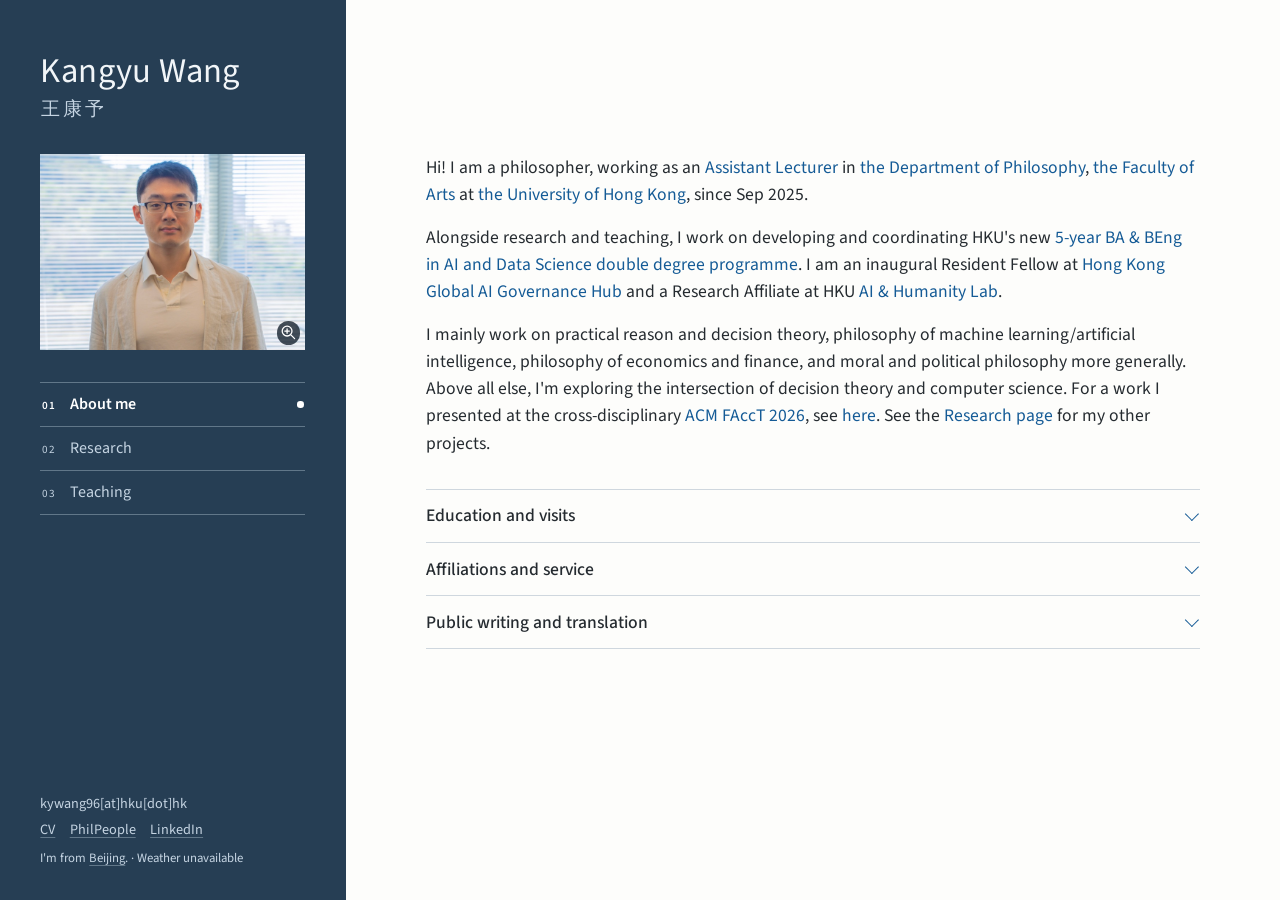
<file: docs/index.html>
<!doctype html>
<html lang="en-GB">
<head>
  <meta charset="utf-8">
  <meta name="viewport" content="width=device-width, initial-scale=1">
  <meta name="color-scheme" content="light dark">
  <meta name="description" content="About me · Kangyu Wang 王康予, Department of Philosophy, The University of Hong Kong.">
  <title>About me · Kangyu Wang 王康予</title>
  <link rel="stylesheet" href="assets/site.css">
  <script defer src="assets/weather.js"></script>
  <script defer src="assets/portrait.js"></script>
</head>
<body>
  <a class="skip" href="#main">Skip to content</a>
  <div class="spread">
    <div class="rail">
      <div class="rail-inner">
        <header class="cover">
          <div class="identity">
            <a class="name" href="index.html">Kangyu Wang <span lang="zh-Hant">王康予</span></a>
            <a id="portrait-trigger" class="portrait-link" href="#photo-view" aria-haspopup="dialog" aria-label="Enlarge photo of Kangyu Wang">
              <img class="portrait" src="assets/kangyu-wang.jpg" alt="Kangyu Wang" width="720" height="720">
              <svg class="zoom-mark" aria-hidden="true" focusable="false" viewBox="0 0 24 24" fill="none" stroke="currentColor" stroke-width="1.7" stroke-linecap="round">
                <circle cx="10" cy="10" r="6.5"/><path d="m15 15 5 5M7 10h6m-3-3v6"/>
              </svg>
            </a>
          </div>
          <nav class="contents" aria-label="Main navigation">
            <a href="index.html" aria-current="page"><span class="folio" aria-hidden="true">01</span>About me</a>
            <a href="research/index.html"><span class="folio" aria-hidden="true">02</span>Research</a>
            <a href="teaching/index.html"><span class="folio" aria-hidden="true">03</span>Teaching</a>
          </nav>
          <div class="contacts">
            <p>kywang96[at]hku[dot]hk</p>
            <div class="profiles">
              <a href="assets/Kangyu_Wang_CV_26.10.12.pdf" target="_blank" rel="noopener" aria-label="Curriculum vitae (PDF, opens in a new tab)">CV</a>
              <a href="https://philpeople.org/profiles/kangyu-wang">PhilPeople</a>
              <a href="https://www.linkedin.com/in/kangyu-wang-2469931a1/">LinkedIn</a>
            </div>
          </div>
        </header>
        <footer class="weather">
          <p>I'm from <a href="https://en.wikipedia.org/wiki/Beijing">Beijing</a>.<span id="weather-status" aria-live="polite" hidden> · <a id="weather-source" href="https://open-meteo.com/en/licence"><span id="weather-icon" aria-hidden="true"></span><span id="weather-reading"></span><span class="visually-hidden"> (weather data by Open-Meteo, CC BY 4.0)</span></a><span id="weather-error" hidden>Weather unavailable</span></span></p>
        </footer>
      </div>
    </div>
    <div class="page">
      <main id="main" class="about" tabindex="-1">
        <h1 class="visually-hidden">About me</h1>
        <p class="intro">Hi! I am a philosopher, working as an <a href="https://philosophy.hku.hk/people/wang-kangyu">Assistant Lecturer</a> in <a href="https://philosophy.hku.hk">the Department of Philosophy</a>, <a href="https://arts.hku.hk">the Faculty of Arts</a> at <a href="https://www.hku.hk">the University of Hong Kong</a>, since Sep 2025.</p>
        <p>Alongside research and teaching, I work on developing and coordinating HKU's new <a href="https://aidata.arts.hku.hk">5-year BA &amp; BEng in AI and Data Science double degree programme</a>. I am an inaugural Resident Fellow at <a href="https://hkgagh.hku.hk">Hong Kong Global AI Governance Hub</a> and a Research Affiliate at HKU <a href="https://ai-humanity.net">AI &amp; Humanity Lab</a>.</p>
        <p>I mainly work on practical reason and decision theory, philosophy of machine learning/artificial intelligence, philosophy of economics and finance, and moral and political philosophy more generally. Above all else, I'm exploring the intersection of decision theory and computer science. For a work I presented at the cross-disciplinary <a href="https://facctconference.org/2026/index.html">ACM FAccT 2026</a>, see <a href="https://arxiv.org/abs/2504.15304">here</a>. See the <a href="research/index.html">Research page</a> for my other projects.</p>
        <div class="bio-folds">
          <details class="fold">
            <summary>Education and visits</summary>
            <div class="fold-copy">
              <p>I earned my <a href="https://www.lse.ac.uk/study-at-lse/graduate/mphilphd-philosophy">PhD in Philosophy</a> from <a href="https://www.lse.ac.uk">The London School of Economics &amp; Political Science (LSE)</a> in the <a href="https://www.lse.ac.uk/philosophy/">Department of Philosophy, Logic &amp; Scientific Method</a> in May 2026, supervised by <a href="https://philpeople.org/profiles/campbell-brown">Campbell Brown</a> and <a href="https://philpeople.org/profiles/kieran-oberman">Kieran Oberman</a> and previously by <a href="https://johannathoma.com/">Johanna Thoma (Bayreuth)</a>. My thesis examiners were <a href="https://personal.lse.ac.uk/bradleyr/">Richard Bradley</a> and <a href="https://www.ruthchang.net/contact">Ruth Chang (Oxford)</a>.</p>
              <p>I received an LL.B. Philosophy, Politics and Economics in 2019 from <a href="https://en.ruc.edu.cn/">中国人民大学 Renmin University of China</a> where <a href="http://ppe.ruc.edu.cn/jxtd/qzjs/axyfl/zxy/3c20e8eab82a4aac9ad187c84e59dd56.htm">周濂 Zhou Lian</a> supervised my bachelor dissertation and an <a href="https://www.lse.ac.uk/study-at-lse/graduate/msc-philosophy-and-public-policy#">MSc Philosophy and Public Policy</a> in 2020 from LSE where <a href="https://personal.lse.ac.uk/voorhoev/">Alex Voorhoeve</a> supervised my master dissertation. I was a visiting PhD student at the <a href="https://philosophy.cass.anu.edu.au">Australian National University</a>, <a href="https://philosophy.utoronto.ca">University of Toronto</a>, and <a href="https://aristotle.rutgers.edu">Rutgers-New Brunswick</a>, sponsored respectively by <a href="https://katiesteelephilosophy.weebly.com/">Katie Steele</a>, <a href="https://www.sergiotenenbaum.org/homepage.html">Sergio Tenenbaum</a>, and <a href="https://sites.rutgers.edu/michael-otsuka/people/michael-otsuka/">Mike Otsuka</a>. Before starting my PhD, I worked at <a href="https://www.munichre.com/en.html">Munich Reinsurance</a> for nearly a year.</p>
            </div>
          </details>
          <details class="fold">
            <summary>Affiliations and service</summary>
            <div class="fold-copy">
              <p>I am a Research Affiliate at <a href="https://mintresearch.org">The Machine Intelligence and Normative Theory (MINT) Lab</a> (PI: <a href="https://sethlazar.org">Seth Lazar</a>) of Johns Hopkins University and the Australian National University. I co-organised <a href="https://www.lse.ac.uk/philosophy/choice-group/">the LSE Choice Group</a> on decision theory and social choice for three years. I review for <em><a href="https://link.springer.com/journal/11229">Synthese</a></em>, <em><a href="https://journals.sagepub.com/home/PPE">Philosophy, Politics &amp; Economics</a></em>, <em><a href="https://www.tandfonline.com/journals/sinq20">Inquiry</a></em>, <em><a href="https://facctconference.org">ACM FAccT</a></em>, and <em><a href="https://www.aies-conference.com/2026/">AAAI/ACM AIES</a></em> (PC). I received the 2025 <a href="https://philosophy.sas.ac.uk/centres-partnerships/jacobsen-fund">Jacobsen Essay Prize</a> of the University of London Colleges.</p>
            </div>
          </details>
          <details class="fold">
            <summary>Public writing and translation</summary>
            <div class="fold-copy">
              <p>I was on <em>Toronto Centre Podcasts</em> by <a href="https://torontocentre.org">Toronto Centre</a>, a global leader in financial regulation, to discuss how the use of AI can have significant impacts on financial regulation. Listen <a href="https://www.torontocentre.org/index.php?option=com_content&amp;view=article&amp;id=581&amp;Itemid=99">here</a>.</p>
              <p>I contribute to <a href="https://news.mingpao.com/明報新聞網/main">明報 Ming Pao</a> and <a href="https://www.thepaper.cn/list_26878">上海书评 Shanghai Review of Books</a>. Here is my recent piece on <a href="https://news.mingpao.com/p1791993884704">higher education in the AI era</a> on 明報. My friend <a href="https://philpeople.org/profiles/ziming-xia">Ziming Xia (Wharton)</a> and I translated our teacher Alex Voorhoeve's <a href="https://academic.oup.com/book/49534">Conversations on Ethics</a> into Chinese as <a href="https://book.douban.com/subject/37071728/">善哉问</a>.</p>
            </div>
          </details>
        </div>
      </main>
    </div>
  </div>
  <section id="photo-view" class="photo-view" role="dialog" aria-label="Photo of Kangyu Wang" tabindex="-1">
    <a class="photo-backdrop" href="#portrait-trigger" aria-hidden="true" tabindex="-1"></a>
    <div class="photo-card">
      <a class="photo-close" href="#portrait-trigger">Close <span aria-hidden="true">×</span></a>
      <img src="assets/kangyu-wang-large.jpg" alt="Kangyu Wang 王康予" width="1440" height="1440" loading="lazy">
    </div>
  </section>
</body>
</html>
</file>
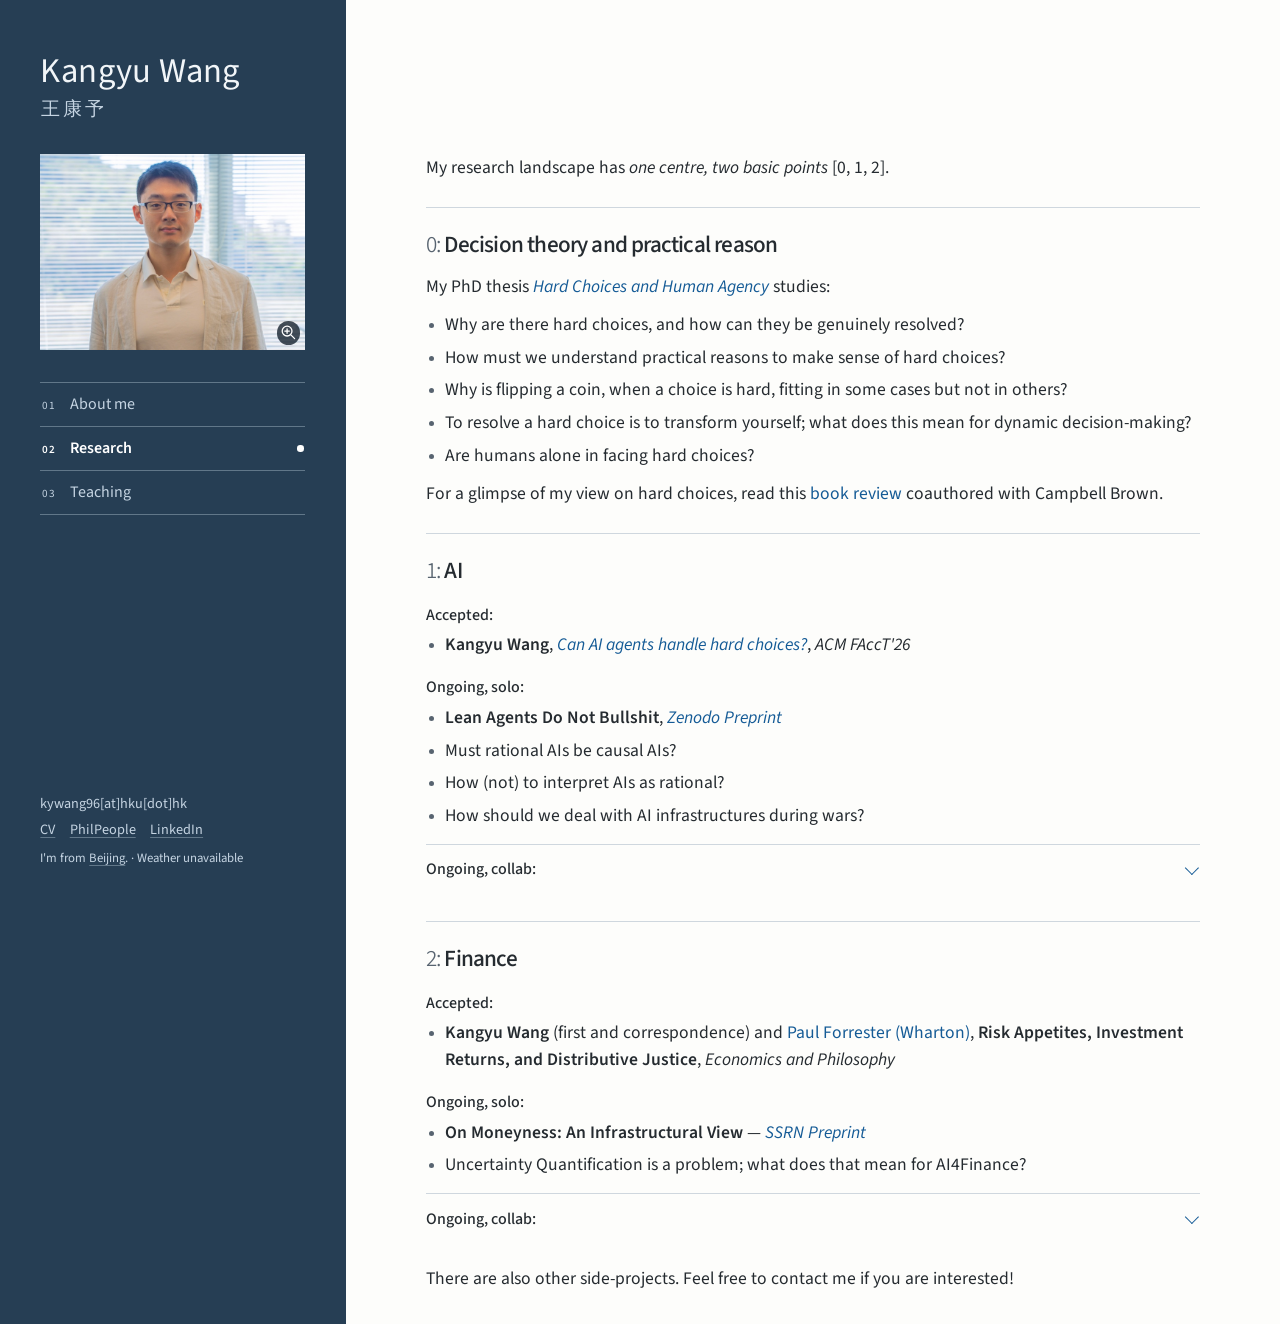
<file: docs/research/index.html>
<!doctype html>
<html lang="en-GB">
<head>
  <meta charset="utf-8">
  <meta name="viewport" content="width=device-width, initial-scale=1">
  <meta name="color-scheme" content="light dark">
  <meta name="description" content="Research · Kangyu Wang 王康予, Department of Philosophy, The University of Hong Kong.">
  <title>Research · Kangyu Wang 王康予</title>
  <link rel="stylesheet" href="../assets/site.css">
  <script defer src="../assets/weather.js"></script>
  <script defer src="../assets/portrait.js"></script>
</head>
<body>
  <a class="skip" href="#main">Skip to content</a>
  <div class="spread">
    <div class="rail">
      <div class="rail-inner">
        <header class="cover">
          <div class="identity">
            <a class="name" href="../index.html">Kangyu Wang <span lang="zh-Hant">王康予</span></a>
            <a id="portrait-trigger" class="portrait-link" href="#photo-view" aria-haspopup="dialog" aria-label="Enlarge photo of Kangyu Wang">
              <img class="portrait" src="../assets/kangyu-wang.jpg" alt="Kangyu Wang" width="720" height="720">
              <svg class="zoom-mark" aria-hidden="true" focusable="false" viewBox="0 0 24 24" fill="none" stroke="currentColor" stroke-width="1.7" stroke-linecap="round">
                <circle cx="10" cy="10" r="6.5"/><path d="m15 15 5 5M7 10h6m-3-3v6"/>
              </svg>
            </a>
          </div>
          <nav class="contents" aria-label="Main navigation">
            <a href="../index.html"><span class="folio" aria-hidden="true">01</span>About me</a>
            <a href="../research/index.html" aria-current="page"><span class="folio" aria-hidden="true">02</span>Research</a>
            <a href="../teaching/index.html"><span class="folio" aria-hidden="true">03</span>Teaching</a>
          </nav>
          <div class="contacts">
            <p>kywang96[at]hku[dot]hk</p>
            <div class="profiles">
              <a href="../assets/Kangyu_Wang_CV_26.10.12.pdf" target="_blank" rel="noopener" aria-label="Curriculum vitae (PDF, opens in a new tab)">CV</a>
              <a href="https://philpeople.org/profiles/kangyu-wang">PhilPeople</a>
              <a href="https://www.linkedin.com/in/kangyu-wang-2469931a1/">LinkedIn</a>
            </div>
          </div>
        </header>
        <footer class="weather">
          <p>I'm from <a href="https://en.wikipedia.org/wiki/Beijing">Beijing</a>.<span id="weather-status" aria-live="polite" hidden> · <a id="weather-source" href="https://open-meteo.com/en/licence"><span id="weather-icon" aria-hidden="true"></span><span id="weather-reading"></span><span class="visually-hidden"> (weather data by Open-Meteo, CC BY 4.0)</span></a><span id="weather-error" hidden>Weather unavailable</span></span></p>
        </footer>
      </div>
    </div>
    <div class="page">
      <main id="main" class="research" tabindex="-1">
        <h1 class="visually-hidden">Research</h1>
        <p>My research landscape has <em>one centre, two basic points</em> [0, 1, 2].</p>
        <section class="group">
          <h2><span class="area-no">0:</span> Decision theory and practical reason</h2>
          <div class="group-text">
            <p>My PhD thesis <em><a href="https://researchonline.lse.ac.uk/id/eprint/138467/">Hard Choices and Human Agency</a></em> studies:</p>
            <ul>
            <li>Why are there hard choices, and how can they be genuinely resolved?</li>
            <li>How must we understand practical reasons to make sense of hard choices?</li>
            <li>Why is flipping a coin, when a choice is hard, fitting in some cases but not in others?</li>
            <li>To resolve a hard choice is to transform yourself; what does this mean for dynamic decision-making?</li>
            <li>Are humans alone in facing hard choices?</li>
            </ul>
            <p>For a glimpse of my view on hard choices, read this <a href="https://www.cambridge.org/core/journals/economics-and-philosophy/article/value-incommensurability-ethics-risk-and-decisionmaking-henrik-andersson-and-anders-herlitz-ed-routledge-2022-viii269-pages/BFD9EB3700CB8E7E70AF95349B0CB656">book review</a> coauthored with Campbell Brown.</p>
          </div>
        </section>
        <section class="group">
          <h2><span class="area-no">1:</span> AI</h2>
          <div class="group-text">
            <h3>Accepted:</h3>
            <ul>
            <li><strong>Kangyu Wang</strong>, <a href="https://arxiv.org/abs/2504.15304"><em>Can AI agents handle hard choices?</em></a>, <em>ACM FAccT'26</em></li>
            </ul>
            <h3>Ongoing, solo:</h3>
            <ul>
            <li><strong>Lean Agents Do Not Bullshit</strong>, <a href="https://doi.org/10.5281/zenodo.23890349"><em>Zenodo Preprint</em></a></li>
            <li>Must rational AIs be causal AIs?</li>
            <li>How (not) to interpret AIs as rational?</li>
            <li>How should we deal with AI infrastructures during wars?</li>
            </ul>
            <details class="fold">
          <summary>Ongoing, collab:</summary>
          <div class="fold-copy">
            <ul>
                <li>with <a href="https://chong-thu.github.io/LiuChong/">Chong Liu (PKU Econ)</a>: How is LLM-agent-based modelling changing social science and policymaking?</li>
                <li>with <a href="https://philosophy.sas.upenn.edu/people/yuhin-chung">Yuhin Chung (UPenn Phil)</a>: How are AI tools changing the structure of scientific development?</li>
                <li>with <a href="https://phil.pku.edu.cn/szdw/szll/kxjzzxjys/5906f1e27f9f4c4aacc0e53d46b16afa.htm">Yiwen Zhan (PKU Phil)</a>: What does ‘X is agentic’ mean?</li>
                <li>with <a href="https://www.law.hku.hk/academic_staff/benjamin-m-chen/">Benjamin Chen (HKU Law)</a>: How will robots change the nature of politics?</li>
                <li>with <a href="https://philosophy.yale.edu/people/paul-forrester">Paul Forrester (Wharton)</a>: What’s wrong with manipulating AI chatbots for advertising?</li>
                <li>with <a href="https://www.seandonahue.org">Sean Donahue (HKU Phil)</a>: Can using AI misinformation in a war ever be morally justifiable?</li>
                </ul>
          </div>
        </details>
          </div>
        </section>
        <section class="group">
          <h2><span class="area-no">2:</span> Finance</h2>
          <div class="group-text">
            <h3>Accepted:</h3>
            <ul>
            <li><strong>Kangyu Wang</strong> (first and correspondence) and <a href="https://philosophy.yale.edu/people/paul-forrester">Paul Forrester (Wharton)</a>, <strong>Risk Appetites, Investment Returns, and Distributive Justice</strong>, <em>Economics and Philosophy</em></li>
            </ul>
            <h3>Ongoing, solo:</h3>
            <ul>
            <li><strong>On Moneyness: An Infrastructural View</strong> — <a href="https://papers.ssrn.com/sol3/papers.cfm?abstract_id=6906259"><em>SSRN Preprint</em></a></li>
            <li>Uncertainty Quantification is a problem; what does that mean for AI4Finance?</li>
            </ul>
            <details class="fold">
          <summary>Ongoing, collab:</summary>
          <div class="fold-copy">
            <ul>
                <li>with <a href="https://www.violetvictoria.xyz">Violet Victoria (West Virginia Business &amp; Econ)</a>: Is financialisation still bad even when no one does anything wrong?</li>
                </ul>
          </div>
        </details>
          </div>
        </section>
        <p>There are also other side-projects. Feel free to contact me if you are interested!</p>
      </main>
    </div>
  </div>
  <section id="photo-view" class="photo-view" role="dialog" aria-label="Photo of Kangyu Wang" tabindex="-1">
    <a class="photo-backdrop" href="#portrait-trigger" aria-hidden="true" tabindex="-1"></a>
    <div class="photo-card">
      <a class="photo-close" href="#portrait-trigger">Close <span aria-hidden="true">×</span></a>
      <img src="../assets/kangyu-wang-large.jpg" alt="Kangyu Wang 王康予" width="1440" height="1440" loading="lazy">
    </div>
  </section>
</body>
</html>
</file>
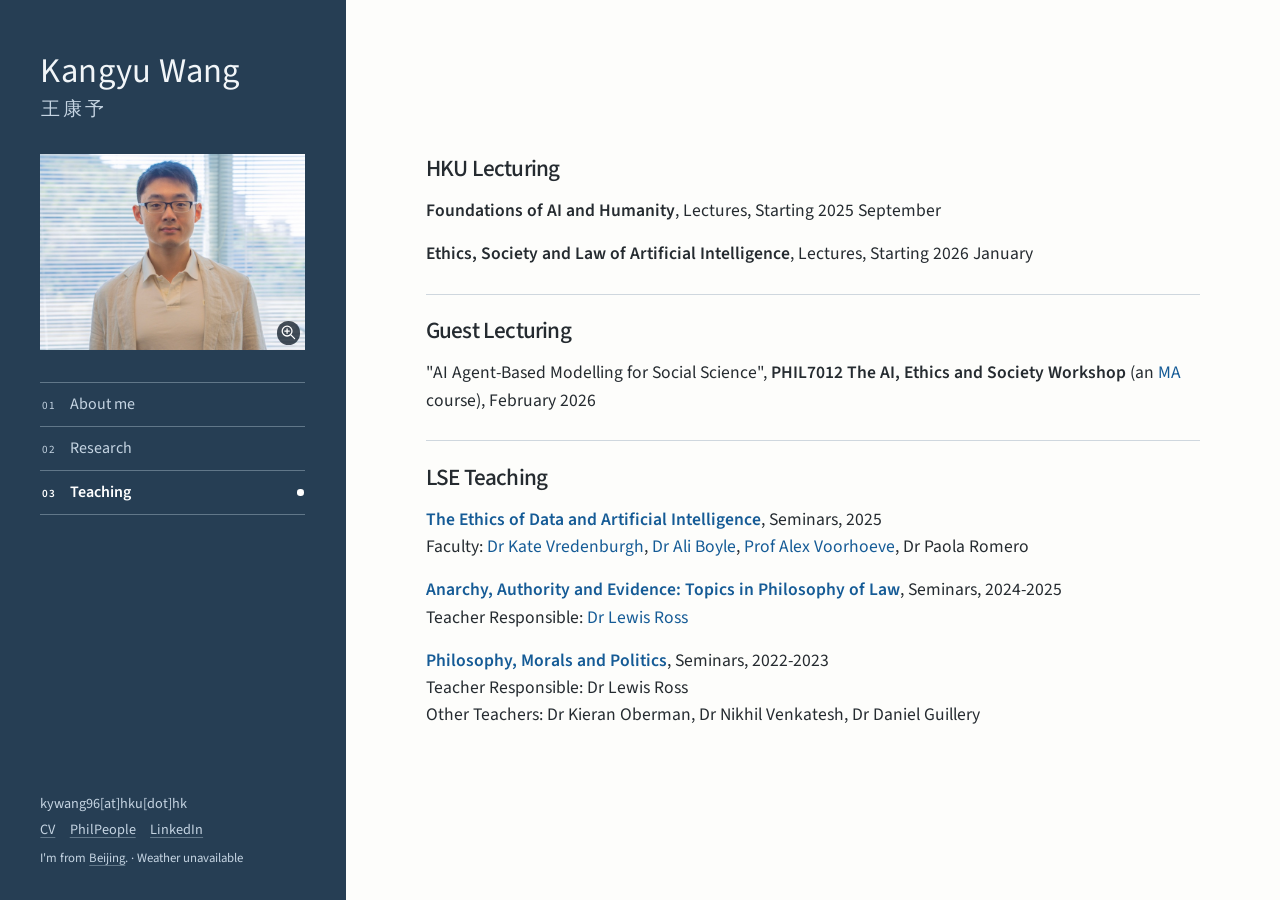
<file: docs/teaching/index.html>
<!doctype html>
<html lang="en-GB">
<head>
  <meta charset="utf-8">
  <meta name="viewport" content="width=device-width, initial-scale=1">
  <meta name="color-scheme" content="light dark">
  <meta name="description" content="Teaching · Kangyu Wang 王康予, Department of Philosophy, The University of Hong Kong.">
  <title>Teaching · Kangyu Wang 王康予</title>
  <link rel="stylesheet" href="../assets/site.css">
  <script defer src="../assets/weather.js"></script>
  <script defer src="../assets/portrait.js"></script>
</head>
<body>
  <a class="skip" href="#main">Skip to content</a>
  <div class="spread">
    <div class="rail">
      <div class="rail-inner">
        <header class="cover">
          <div class="identity">
            <a class="name" href="../index.html">Kangyu Wang <span lang="zh-Hant">王康予</span></a>
            <a id="portrait-trigger" class="portrait-link" href="#photo-view" aria-haspopup="dialog" aria-label="Enlarge photo of Kangyu Wang">
              <img class="portrait" src="../assets/kangyu-wang.jpg" alt="Kangyu Wang" width="720" height="720">
              <svg class="zoom-mark" aria-hidden="true" focusable="false" viewBox="0 0 24 24" fill="none" stroke="currentColor" stroke-width="1.7" stroke-linecap="round">
                <circle cx="10" cy="10" r="6.5"/><path d="m15 15 5 5M7 10h6m-3-3v6"/>
              </svg>
            </a>
          </div>
          <nav class="contents" aria-label="Main navigation">
            <a href="../index.html"><span class="folio" aria-hidden="true">01</span>About me</a>
            <a href="../research/index.html"><span class="folio" aria-hidden="true">02</span>Research</a>
            <a href="../teaching/index.html" aria-current="page"><span class="folio" aria-hidden="true">03</span>Teaching</a>
          </nav>
          <div class="contacts">
            <p>kywang96[at]hku[dot]hk</p>
            <div class="profiles">
              <a href="../assets/Kangyu_Wang_CV_26.10.12.pdf" target="_blank" rel="noopener" aria-label="Curriculum vitae (PDF, opens in a new tab)">CV</a>
              <a href="https://philpeople.org/profiles/kangyu-wang">PhilPeople</a>
              <a href="https://www.linkedin.com/in/kangyu-wang-2469931a1/">LinkedIn</a>
            </div>
          </div>
        </header>
        <footer class="weather">
          <p>I'm from <a href="https://en.wikipedia.org/wiki/Beijing">Beijing</a>.<span id="weather-status" aria-live="polite" hidden> · <a id="weather-source" href="https://open-meteo.com/en/licence"><span id="weather-icon" aria-hidden="true"></span><span id="weather-reading"></span><span class="visually-hidden"> (weather data by Open-Meteo, CC BY 4.0)</span></a><span id="weather-error" hidden>Weather unavailable</span></span></p>
        </footer>
      </div>
    </div>
    <div class="page">
      <main id="main" class="teaching" tabindex="-1">
        <h1 class="visually-hidden">Teaching</h1>
        <section class="group">
          <h2>HKU Lecturing</h2>
          <div class="group-text">
            <ul>
            <li><strong>Foundations of AI and Humanity</strong>, Lectures, Starting 2025 September</li>
            <li><strong>Ethics, Society and Law of Artificial Intelligence</strong>, Lectures, Starting 2026 January</li>
            </ul>
          </div>
        </section>
        <section class="group">
          <h2>Guest Lecturing</h2>
          <div class="group-text">
            <ul>
            <li>"AI Agent-Based Modelling for Social Science", <strong>PHIL7012 The AI, Ethics and Society Workshop</strong> (an <a href="https://maaies.arts.hku.hk/programmeinformation#:~:text=Examples%20of%20(i)%20include%20academic,their%20portfolio%20throughout%20its%20development.">MA</a> course), February 2026</li>
            </ul>
          </div>
        </section>
        <section class="group">
          <h2>LSE Teaching</h2>
          <div class="group-text">
            <ul>
            <li><a href="https://www.lse.ac.uk/study-at-lse/summer-schools/summer-school/courses/research-methods/me102"><strong>The Ethics of Data and Artificial Intelligence</strong></a>, Seminars, 2025 <br>
                Faculty: <a href="https://katevredenburgh.com">Dr Kate Vredenburgh</a>, <a href="http://www.aliboyle.com">Dr Ali Boyle</a>, <a href="https://personal.lse.ac.uk/voorhoev/">Prof Alex Voorhoeve</a>, Dr Paola Romero</li>
            <li><a href="https://www.lse.ac.uk/resources/calendar2024-2025/courseGuides/PH/2024_PH239.htm"><strong>Anarchy, Authority and Evidence: Topics in Philosophy of Law</strong></a>, Seminars, 2024-2025 <br>
                Teacher Responsible: <a href="http://lewisdylanross.com/">Dr Lewis Ross</a></li>
            <li><a href="https://www.lse.ac.uk/resources/calendar2022-2023/courseGuides/PH/2022_PH214.htm"><strong>Philosophy, Morals and Politics</strong></a>, Seminars, 2022-2023 <br>
                Teacher Responsible: Dr Lewis Ross <br>
                Other Teachers: Dr Kieran Oberman, Dr Nikhil Venkatesh, Dr Daniel Guillery</li>
            </ul>
          </div>
        </section>
      </main>
    </div>
  </div>
  <section id="photo-view" class="photo-view" role="dialog" aria-label="Photo of Kangyu Wang" tabindex="-1">
    <a class="photo-backdrop" href="#portrait-trigger" aria-hidden="true" tabindex="-1"></a>
    <div class="photo-card">
      <a class="photo-close" href="#portrait-trigger">Close <span aria-hidden="true">×</span></a>
      <img src="../assets/kangyu-wang-large.jpg" alt="Kangyu Wang 王康予" width="1440" height="1440" loading="lazy">
    </div>
  </section>
</body>
</html>
</file>
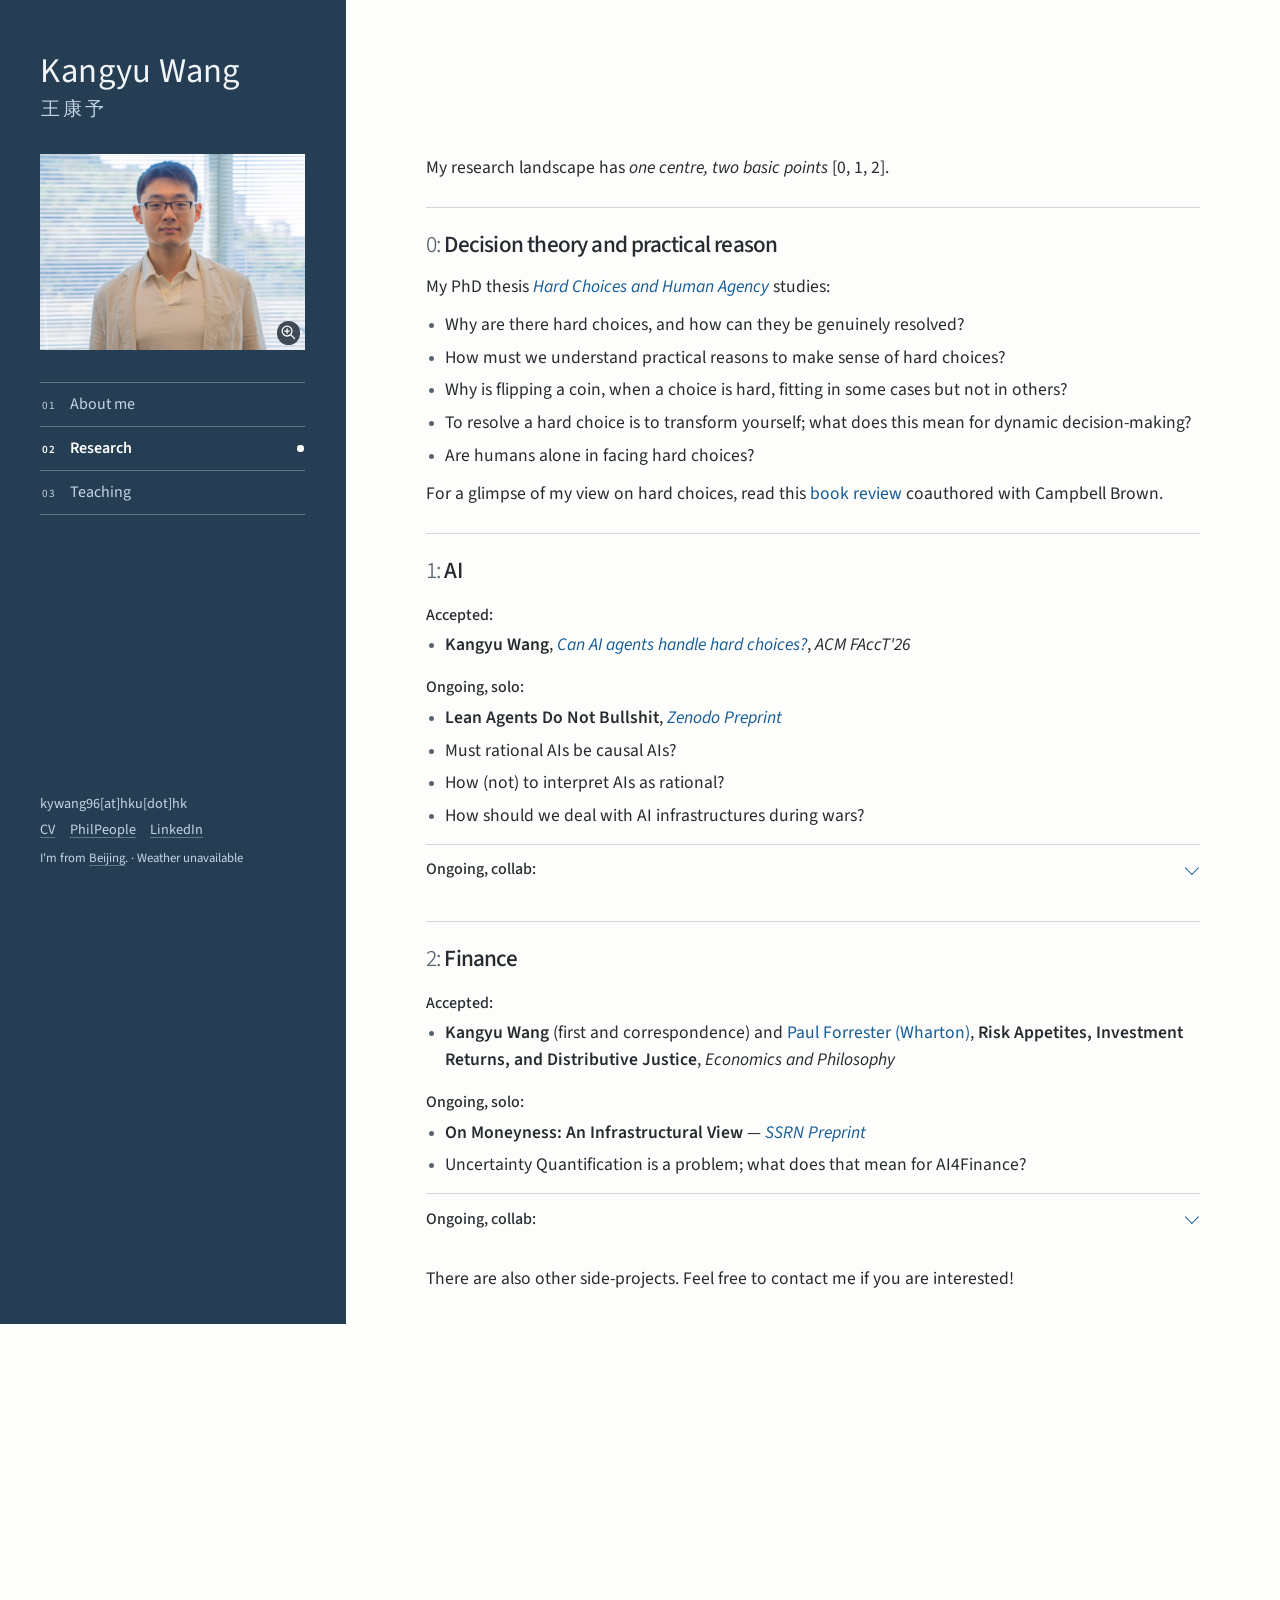
<file: docs/research.html>
<!doctype html>
<html lang="en-GB">
<head>
  <meta charset="utf-8">
  <meta name="viewport" content="width=device-width, initial-scale=1">
  <meta name="color-scheme" content="light dark">
  <title>Research · Kangyu Wang 王康予</title>
  <meta http-equiv="refresh" content="0; url=research/index.html">
</head>
<body>
  <p><a href="research/index.html">Research · Kangyu Wang 王康予</a></p>
</body>
</html>
</file>
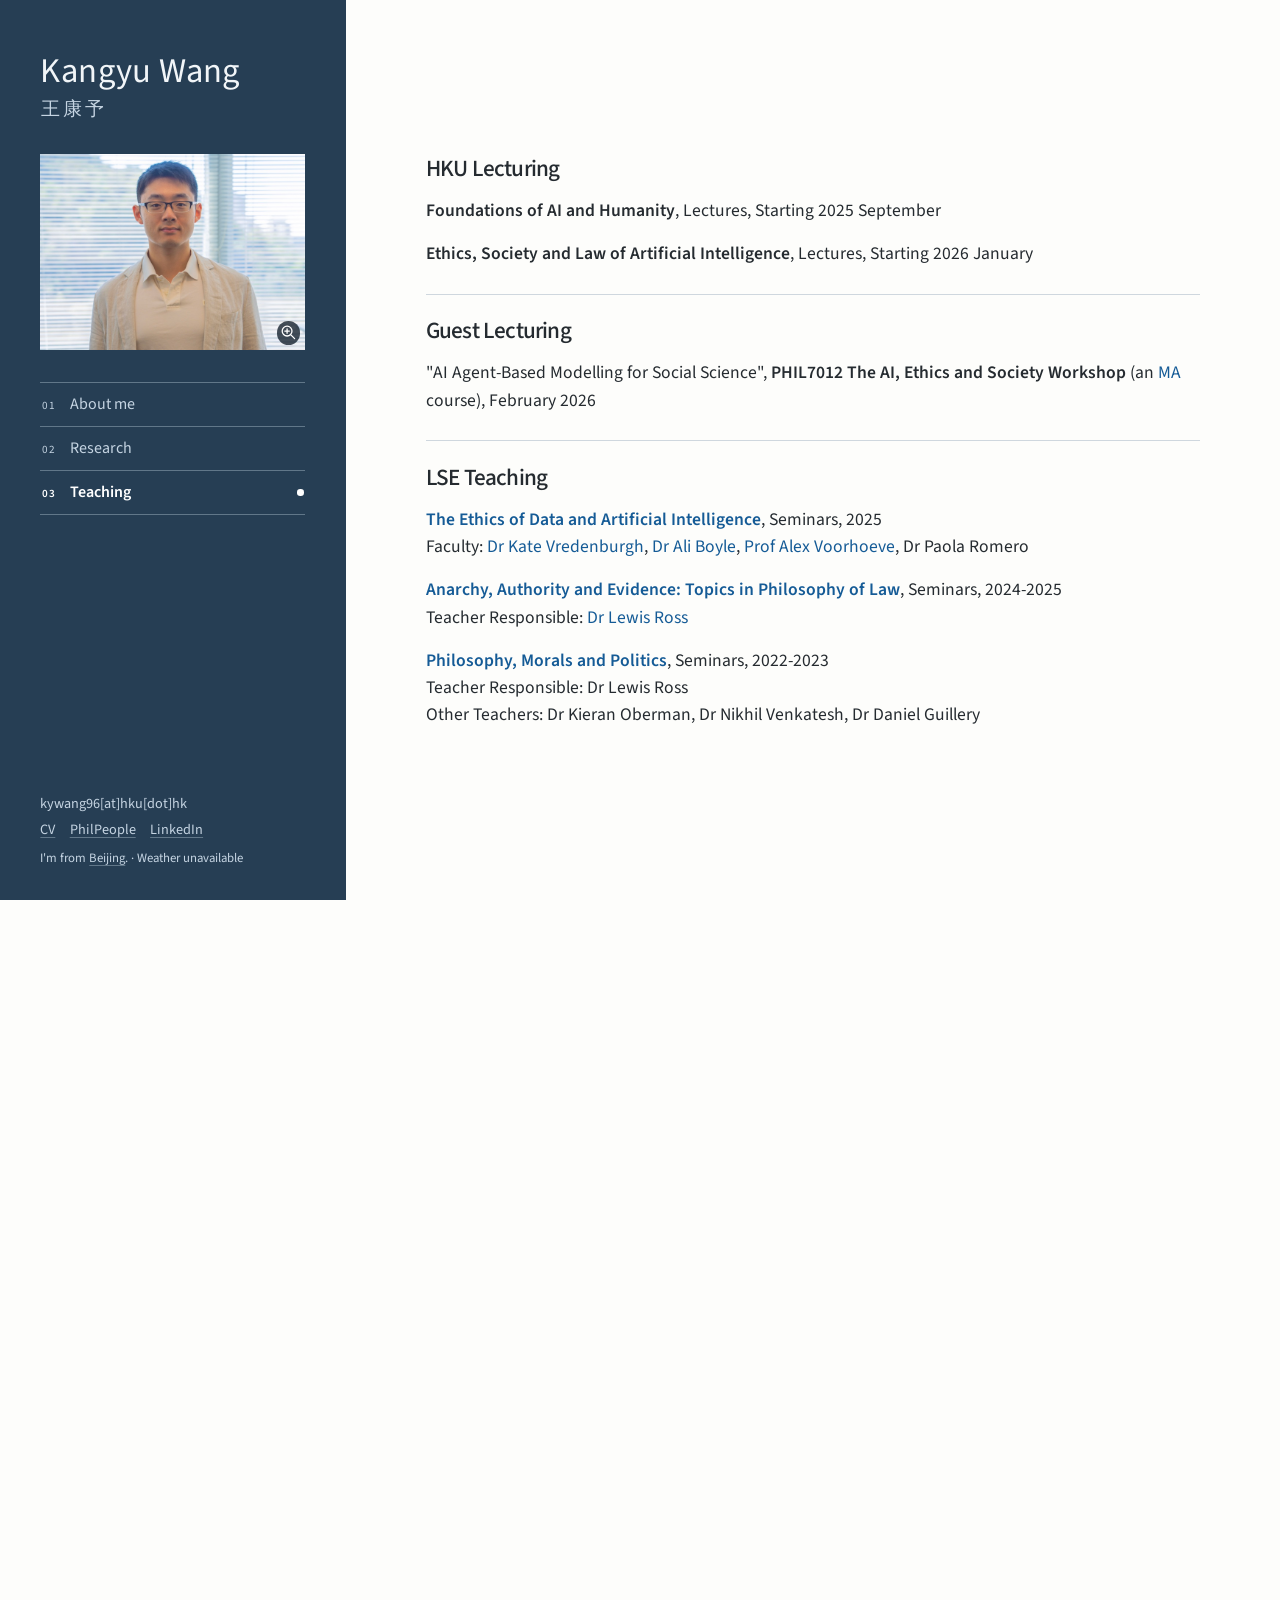
<file: docs/teaching.html>
<!doctype html>
<html lang="en-GB">
<head>
  <meta charset="utf-8">
  <meta name="viewport" content="width=device-width, initial-scale=1">
  <meta name="color-scheme" content="light dark">
  <title>Teaching · Kangyu Wang 王康予</title>
  <meta http-equiv="refresh" content="0; url=teaching/index.html">
</head>
<body>
  <p><a href="teaching/index.html">Teaching · Kangyu Wang 王康予</a></p>
</body>
</html>
</file>
<file: docs/assets/site.css>
@import url("fonts/source-sans-3.css");

:root {
  color-scheme: light dark;
  --page: #fdfdfb;
  --text: #252b30;
  --muted: #586470;
  --link: #155b96;
  --rule: #cfd7de;
  --cover: #263e54;
  --cover-ink: #f1f5f8;
  --cover-muted: #c5d4e2;
  --cover-rule: #617789;
  --cover-active: #fff;
  --rail-width: clamp(15rem, 27vw, 24rem);
  --top-space: clamp(1.75rem, 6vh, 4.5rem);
  --name-band: clamp(5.75rem, 7.8vw, 7.25rem);
  --sans: "Source Sans 3", "Trebuchet MS", "PingFang TC", "Microsoft JhengHei", sans-serif;
}
@media (prefers-color-scheme: dark) {
  :root {
    --page: #1c1c1d;
    --text: #e8e9e9;
    --muted: #b9c2cc;
    --link: #a4d0ff;
    --rule: #41484e;
    --cover: #253444;
    --cover-rule: #526374;
  }
}

* { box-sizing: border-box; }
body { margin: 0; font: 400 1.1rem/1.55 var(--sans); background: var(--page); color: var(--text); }
h1, h2, h3, ul, p { margin: 0; }
a { color: var(--link); text-decoration: none; }
a:hover { text-decoration: underline; text-underline-offset: .2em; }
:focus-visible { outline: 2px solid var(--link); outline-offset: 4px; }
.skip { position: fixed; z-index: 2; top: .5rem; left: .5rem; background: var(--page); padding: .5rem 1rem; transform: translateY(-180%); }
.skip:focus { transform: none; }
.spread { display: grid; grid-template-columns: var(--rail-width) minmax(0,1fr); min-height: 100vh; }
.rail { background: var(--cover); color: var(--cover-ink); }
.rail-inner {
  position: sticky;
  top: 0;
  display: flex;
  flex-direction: column;
  min-height: 100vh;
  min-height: 100svh;
  max-width: 23rem;
  margin-left: auto;
  padding: var(--top-space) clamp(1.45rem, 3.15vw, 3.25rem) 2rem;
}
.cover { display: flex; flex: 1; flex-direction: column; }
.rail a { color: inherit; }
.rail :focus-visible { outline-color: #d6eaff; }
.identity { display: grid; grid-template-rows: var(--name-band) auto; }
.name {
  display: block;
  width: fit-content;
  align-self: start;
  font-size: clamp(1.95rem, 2.7vw, 2.7rem);
  line-height: 1.07;
  font-weight: 400;
  letter-spacing: .012em;
}
.name:hover { text-decoration: none; }
.name span {
  display: block;
  margin: .5rem 0 0 .04em;
  color: var(--cover-muted);
  font-size: 1.17rem;
  font-weight: 400;
  letter-spacing: .15em;
}
.portrait-link {
  position: relative;
  display: block;
  cursor: zoom-in;
}
.zoom-mark {
  position: absolute;
  bottom: .35rem;
  right: .35rem;
  width: 1.45rem;
  height: 1.45rem;
  padding: .16rem;
  border-radius: 50%;
  color: white;
  background: rgb(17 30 42 / 78%);
  pointer-events: none;
}
.portrait {
  display: block;
  width: 100%;
  height: auto;
  aspect-ratio: 1.35;
  object-fit: cover;
  object-position: center 38%;
}
.contents { margin: 2rem 0; }
.contents a {
  display: flex;
  align-items: baseline;
  gap: .95rem;
  min-height: 44px;
  padding: .57rem .1rem;
  border-top: 1px solid var(--cover-rule);
  color: var(--cover-muted);
  font-size: 1rem;
  font-weight: 400;
}
.contents a:last-child { border-bottom: 1px solid var(--cover-rule); }
.contents .folio { font-size: .7rem; font-variant-numeric: tabular-nums; letter-spacing: .055em; }
.contents a[aria-current], .contents a:hover { color: var(--cover-active); }
.contents a[aria-current] { font-weight: 600; }
.contents a[aria-current]::after { content: ""; margin-left: auto; align-self: center; width: .4rem; height: .4rem; background: currentColor; border-radius: 50%; }
.contacts { margin-top: auto; font-size: .89rem; color: var(--cover-muted); }
.profiles { display: flex; flex-wrap: wrap; gap: .9rem; margin-top: .25rem; padding: 0; list-style: none; }
.profiles a { text-decoration: underline; text-decoration-color: var(--cover-rule); text-underline-offset: .24em; }

.page {
  width: 100%;
  max-width: 57rem;
  justify-self: center;
  padding: calc(var(--top-space) + var(--name-band)) clamp(2rem, 5.4vw, 5.15rem) 2rem;
}
main > h1 + p, .teaching > .group:first-of-type > h2 { text-box: trim-start cap alphabetic; }
.visually-hidden {
  position: absolute;
  width: 1px;
  height: 1px;
  padding: 0;
  margin: -1px;
  overflow: hidden;
  clip-path: inset(50%);
  white-space: nowrap;
  border: 0;
}
.teaching > .group:first-of-type { border: 0; padding-top: 0; margin-top: 0; }
main > p + p, .fold-copy p + p { margin-top: .95rem; }
strong { font-weight: 600; }
.bio-folds { margin-top: 2rem; }
.fold { border-top: 1px solid var(--rule); }
.bio-folds .fold:last-child { border-bottom: 1px solid var(--rule); }
summary { cursor: pointer; color: var(--text); list-style: none; display: flex; justify-content: space-between; align-items: center; gap: 1rem; padding: .78rem 0; font-weight: 500; }
summary::-webkit-details-marker { display: none; }
summary::after {
  content: "";
  flex: 0 0 .55rem;
  height: .55rem;
  margin: -.25rem .2rem 0 0;
  border: solid var(--link);
  border-width: 0 1.5px 1.5px 0;
  transform: rotate(45deg);
}
details[open] > summary::after { transform: rotate(225deg); margin-top: .2rem; }
summary:hover { color: var(--link); }
.fold-copy { padding: .1rem 0 1.15rem; }
.group { border-top: 1px solid var(--rule); margin-top: 1.65rem; padding-top: 1.35rem; }
.group h2 { margin: 0 0 .8rem; font-size: 1.45rem; line-height: 1.3; font-weight: 530; letter-spacing: -.035em; }
.area-no { color: var(--muted); font-weight: 350; }
.group h3 { margin: 1.05rem 0 .22rem; font-size: 1rem; font-weight: 500; }
.group ul { padding-left: 1.2rem; }
.group li + li { margin-top: .35rem; }
.group li::marker { color: var(--muted); font-size: .78em; }
.group-text p + ul, .group ul + p { margin-top: .65rem; }
.group .fold { margin-top: .9rem; }
.group .fold summary { font-size: 1rem; }
.research > p:last-child { margin-top: 1.3rem; }
.teaching ul { list-style: none; padding-left: 0; }
.teaching li + li { margin-top: 1rem; }
.weather { margin-top: .55rem; color: var(--cover-muted); font-size: .8rem; line-height: 1.45; }
.weather a { text-decoration: underline; text-decoration-color: var(--cover-rule); text-underline-offset: .2em; }
.weather #weather-source { text-decoration: underline dotted; text-underline-offset: .22em; }
/* A fragment link opens the full portrait even when scripts are disabled. */
.photo-view { display: none; }
.photo-view:target {
  display: grid;
  place-items: center;
  position: fixed;
  inset: 0;
  z-index: 10;
  background: rgb(9 15 21 / 90%);
}
.photo-backdrop { position: absolute; inset: 0; }
.photo-card {
  position: relative;
  width: min(45rem, calc(100vw - 1.5rem), calc(100vh - 5rem));
  width: min(45rem, calc(100vw - 1.5rem), calc(100dvh - 5rem));
  display: flex;
  flex-direction: column;
  align-items: flex-end;
  gap: .25rem;
  pointer-events: none;
}
.photo-card > * { pointer-events: auto; }
.photo-close {
  display: inline-flex;
  align-items: center;
  gap: .4rem;
  min-height: 44px;
  padding: 0 .8rem;
  border-radius: .25rem;
  background: #263440;
  color: white;
  font: 500 1rem var(--sans);
}
.photo-close:focus-visible { outline: 2px solid white; outline-offset: -3px; }
.photo-card img { display: block; width: 100%; height: auto; }
html:has(.photo-view:target) { overflow: hidden; }

@media (max-height: 660px) {
  .rail-inner { position: static; min-height: auto; }
}
@media (max-width: 639px), (max-width: 750px) and (orientation: portrait) {
  .spread { grid-template-columns: minmax(0, 1fr); grid-template-areas: "cover" "page" "weather"; grid-template-rows: auto 1fr auto; }
  .rail, .rail-inner { display: contents; }
  .cover {
    grid-area: cover; background: var(--cover);
    display: grid; grid-template-columns: minmax(0,1fr); gap: .7rem;
    margin: 0; padding: 1.2rem max(1.25rem,5vw) 0;
  }
  .identity { display: flex; align-items: center; justify-content: space-between; gap: 1rem; }
  .name { align-self: auto; font-size: 1.95rem; }
  .name span { margin-top: .27rem; font-size: 1rem; }
  .portrait-link { flex: 0 0 clamp(4.75rem, 23vw, 6rem); margin: 0; }
  .portrait { aspect-ratio: 1; }
  .zoom-mark { width: 1.15rem; height: 1.15rem; bottom: .18rem; right: .18rem; }
  .contacts { margin: 0; grid-row: 2; display: flex; flex-wrap: wrap; gap: 0 1rem; align-items: center; font-size: .82rem; }
  .profiles { margin: 0; gap: .65rem; }
  .contents { display: flex; margin: .15rem 0 0; gap: 1.4rem; }
  .contents a, .contents a:last-child { min-height: 44px; border: 0; align-items: center; padding: .5rem 0; font-size: .93rem; }
  .contents a[aria-current] { box-shadow: inset 0 -2px var(--cover-ink); }
  .contents .folio, .contents a[aria-current]::after { display: none; }
  .page { grid-area: page; max-width: 47rem; margin-inline: auto; padding: 2rem max(1.25rem,5vw); }
  .weather { grid-area: weather; width: 100%; max-width: 47rem; margin: 0 auto; padding: 0 max(1.25rem,5vw) 2rem; color: var(--muted); }
  .weather a { color: var(--link); text-decoration: none; }
  .weather :focus-visible { outline-color: var(--link); }
}
@media print {
  :root { color-scheme: light; --text: black; --page: white; --link: #163854; --rule: #aaa; }
  .spread { display: block; }
  .rail, .rail-inner, .cover, .identity { display: block; position: static; margin: 0; padding: 0; min-height: 0; color: black; background: none; }
  .name span { display: inline; color: black; }
  .portrait-link, .photo-view, .contents, .contacts, .skip, .weather { display: none; }
  .page { max-width: none; padding: 1rem 0; }
}
</file>
